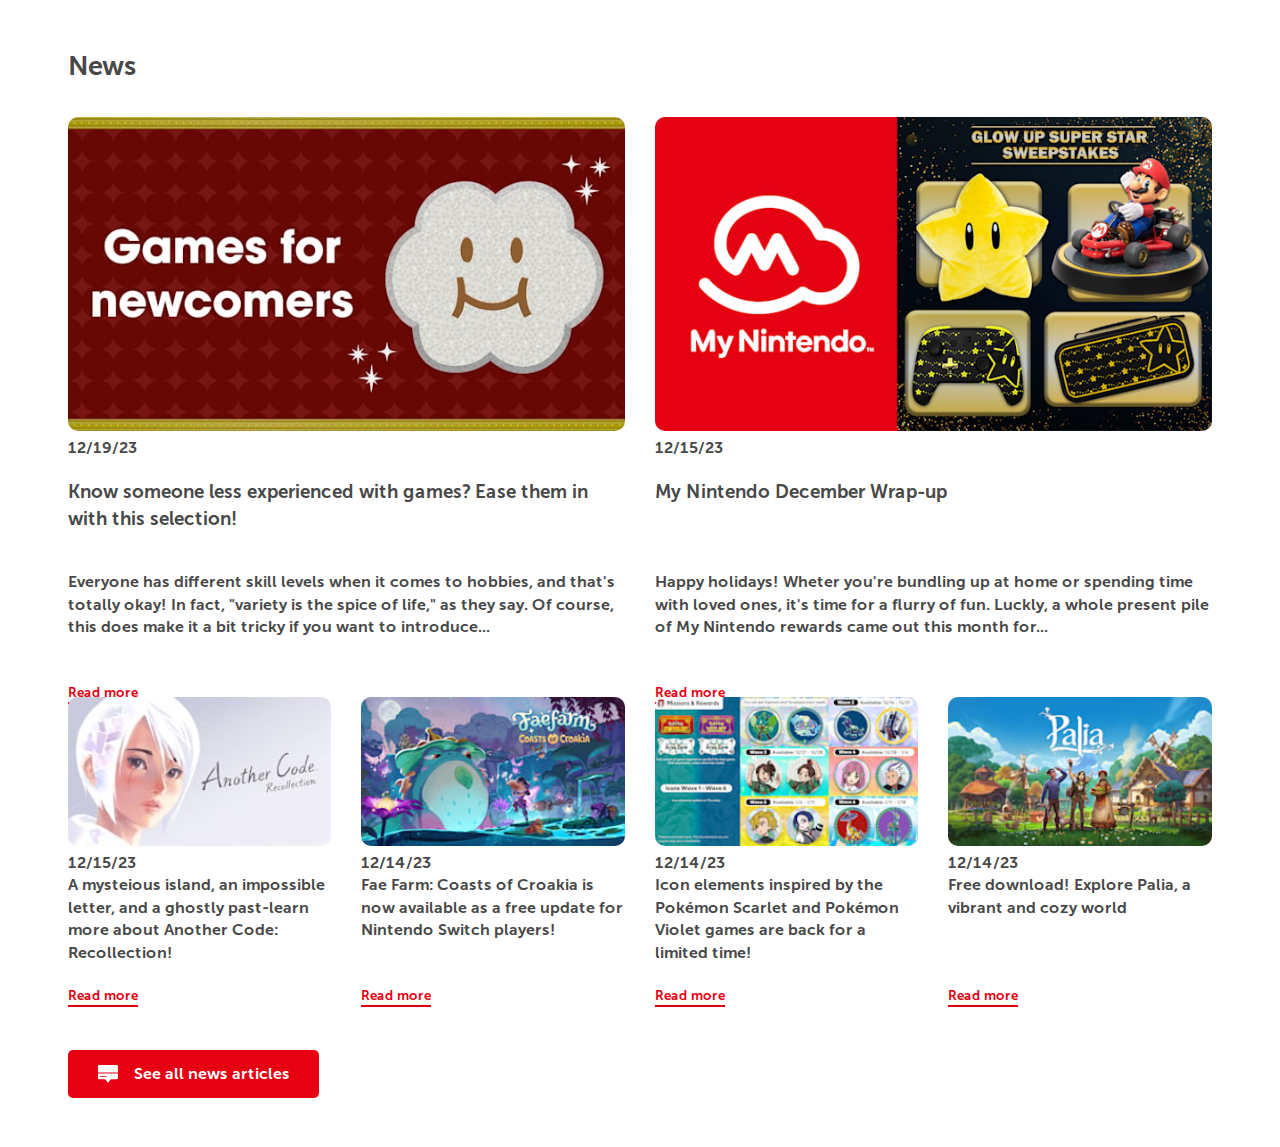
<file: Mintendo/news.html>
<!DOCTYPE html>
<html lang="en">
  <head>
    <meta charset="UTF-8" />
    <meta name="viewport" content="width=device-width, initial-scale=1.0" />
    <link rel="stylesheet" href="news.css">
  </head>
  <body>
    
    <section class="section_general_news">
      <article id="grid-container">
        <section id="titulo"> <h2>News</h2> </section>
          <section id="card1">
            <div class="contenedor">
              <img src="assets\2250x1266_Newcomers_EN.jpeg" alt="" />
              <p>12/19/23</p>
              <div class="news_tittle">
                <h3 class="red">Know someone less experienced with games? Ease them in with this selection!</h3>
              </div>
              <div class="news_tittle">
                <p>
                  Everyone has different skill levels when it comes to hobbies, and that's totally okay! In fact, "variety is the spice of life," as they say. Of course, this does make it a bit tricky if you want to introduce...
                </p>
              </div>
              <div class="news_tittle">
                <button class="read_more">Read more</button>
              </div>
            </div>
          </section>
          <section id="card2">
            <div class="contenedor">
              <img src="assets\CTA_banner_v1.jpeg" alt="" />
              <p>12/15/23</p>
              <div class="news_tittle">
                <h3 class="red">My Nintendo December Wrap-up</h3>
              </div>
              <div class="news_tittle">
                <p>
                  Happy holidays! Wheter you're bundling up at home or spending time with loved ones, it's time for a flurry of fun. Luckly, a whole present pile of My Nintendo rewards came out this month for...
                </p>
              </div>
              <div class="news_tittle">
                <button class="read_more">Read more</button>
              </div>
            </div>
          </section>
        <section id="card3">
          <div class="contenedor">
            <img src="assets\2250x1266_AC.jpeg" alt="">
            <p>12/15/23</p>
            <div class="news_tittle">
              <h4 class="red">A mysteious island, an impossible letter, and a ghostly past-learn more about Another Code: Recollection!</h4>
            </div>
            <div class="news_tittle">
              <button class="read_more">Read more</button>
            </div>
          </div>
        </section>
        <section id="card4">
          <div class="contenedor">
            <img src="assets\FaeFarm_CoastsOfCroakia_KeyArt_Logo_1920x1080.jpeg" alt="">
            <p>12/14/23</p>
            <div class="news_tittle">
              <h4 class="red">Fae Farm: Coasts of Croakia is now available as a free update for Nintendo Switch players!</h4>
            </div>
            <div class="news_tittle">
              <button class="read_more">Read more</button>
            </div>
          </div>
        </section>
        <section id="card5">
          <div class="contenedor">
            <img src="assets\LHA-1321-MissionsRewards-Icons-PSPV-Social-EN_v04.jpeg" alt="">
            <p>12/14/23</p>
            <div class="news_tittle">
              <h4 class="red">Icon elements inspired by the Pokémon Scarlet and Pokémon Violet games are back for a limited time!</h4>
            </div>
            <div class="news_tittle">
              <button class="read_more">Read more</button>
            </div>
          </div>
        </section>
        <section id="card6">
          <div class="contenedor">
            <img src="assets\Palia_NSW_Key_Art_Article_Image_1920x1080_jpg.jpeg" alt="">
            <p>12/14/23</p>
            <div class="news_tittle">
              <h4 class="red">Free download! Explore Palia, a vibrant and cozy world</h4>
            </div>
            <div class="news_tittle">
              <button class="read_more">Read more</button>
            </div>
          </div>
        </section>
        <div class="recuadro_see_all">
          <button class="boton_see_all">
            <svg  xmlns="http://www.w3.org/2000/svg" viewBox="0 0 32 32" width="20" role="presentation" alt="" data-testid="NewsIcon" color="currentColor" size="20"><path fill="currentColor" d="M31.92 3.62a1.945 1.945 0 0 0-1.953-1.932H1.874A1.945 1.945 0 0 0-.08 3.62v10.068h32zm-32 11.692v7.201a2.027 2.027 0 0 0 1.954 1.998h8.711a2.777 2.777 0 0 1 2.178 1.073q2.97 4.736 3.315 4.728.344-.009 3.315-4.837a2.677 2.677 0 0 1 2.177-.964h8.398a2.027 2.027 0 0 0 1.953-1.998v-7.201zm14 5.15c0 .056-.07.1-.155.1H3.077c-.086 0-.156-.044-.156-.1v-1.051c0-.055.07-.1.156-.1h10.688c.086 0 .156.045.156.1z"></path></svg>
            <span class="boton_see_all_text">See all news articles</span>
          </button>
        </div>
      </article>
</section>
  </body>
</html>
</file>
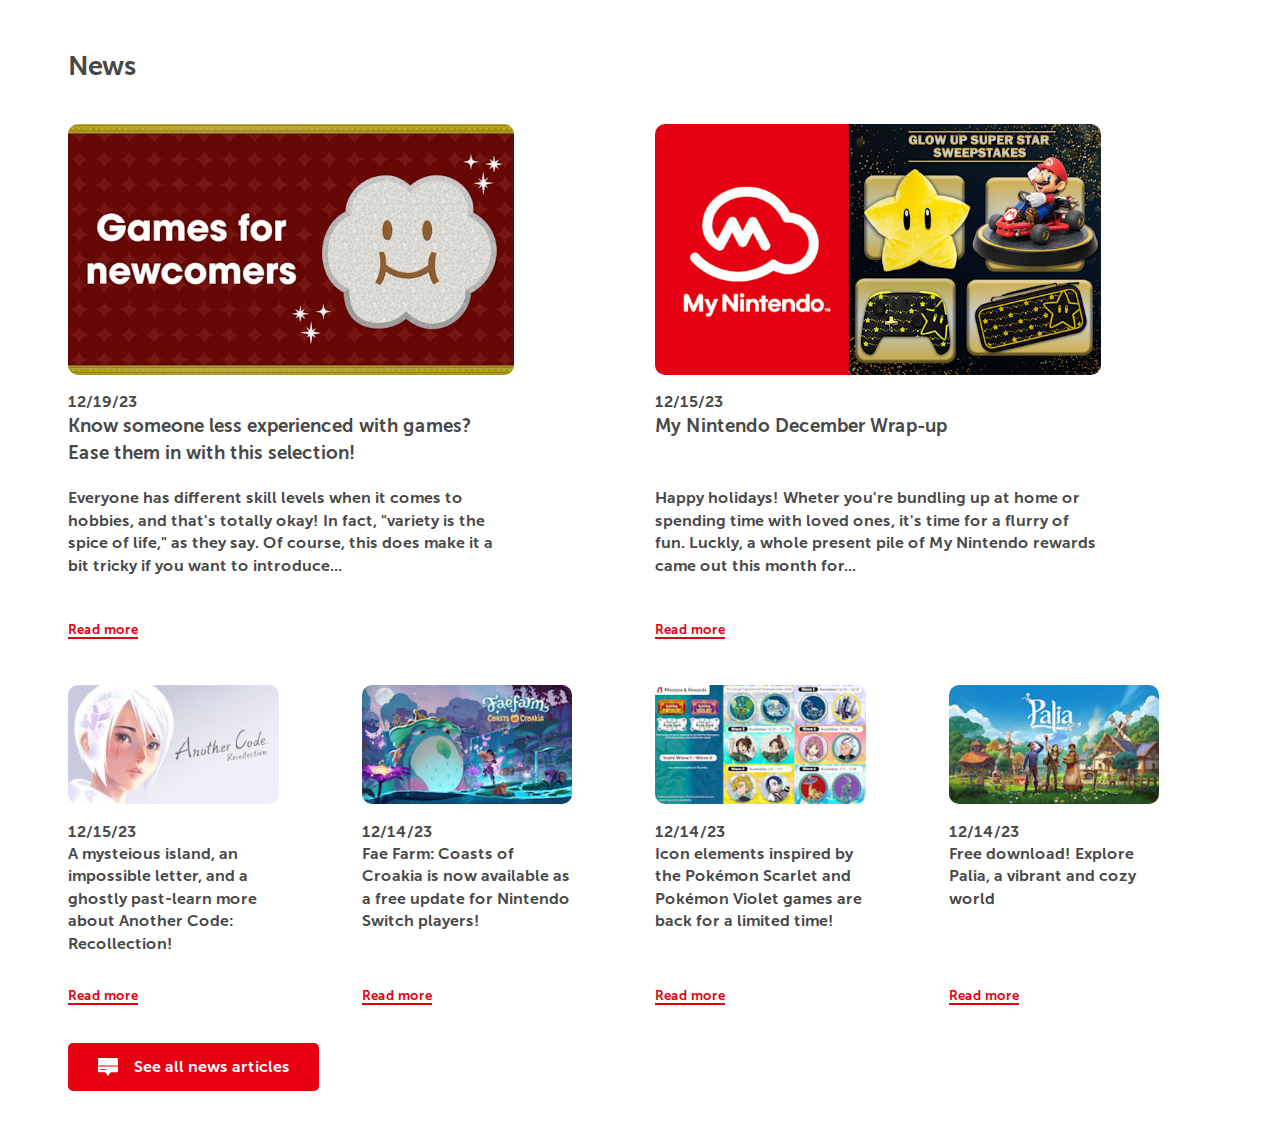
<file: Mintendo/Mintendo/news.html>
<!DOCTYPE html>
<html lang="en">
  <head>
    <meta charset="UTF-8" />
    <meta name="viewport" content="width=device-width, initial-scale=1.0" />
    <link rel="stylesheet" href="news.css">
  </head>

  <body>
    <section class="section_general_news">
      <article id="grid-container_news">

        <section id="titulo_news"> <h2>News</h2> </section>

            <section class="section_cards_news cardGrandeNews" id="card1_news" >
              <div class="contenedor_news">
                  <img class="img_news" src="assets\2250x1266_Newcomers_EN.jpeg" alt="" />
                      <p id="fecha_news">12/19/23</p>
                    <div class="news_tittle">
                      <h3 id="h3_news" class="red_news">Know someone less experienced with games? Ease them in with this selection!</h3>
                    </div>
                    <div class="news_tittle">
                      <p id="parrafo_news">
                      Everyone has different skill levels when it comes to hobbies, and that's totally okay! In fact, "variety is the spice of life," as they say. Of course, this does make it a bit tricky if you want to introduce...
                      </p>
                    </div>
                    <div class="read_more_contenedor_news">
                      <button class="read_more_news">Read more</button>
                    </div>
              </div>
            </section>

            <section class="section_cards_news cardGrandeNews" id="card2_news" >
              <div class="contenedor_news">
                <img class="img_news" src="assets\CTA_banner_v1.jpeg" alt="" />
                  <p id="fecha_news">12/15/23</p>
                  <div class="news_tittle">
                    <h3 id="h3_news" class="red_news">My Nintendo December Wrap-up</h3>
                  </div>
                  <div class="news_tittle">
                    <p id="parrafo_news">
                    Happy holidays! Wheter you're bundling up at home or spending time with loved ones, it's time for a flurry of fun. Luckly, a whole present pile of My Nintendo rewards came out this month for...
                    </p>
                  </div>
                  <div class="read_more_contenedor_news">
                    <button class="read_more_news">Read more</button>
                  </div>
              </div>
            </section>

            <section class="section_cards_news cardPequeñoNews" id="card3_news" >
              <div class="contenedor_news">
                <img class="img_news" src="assets\2250x1266_AC.jpeg" alt="">
                    <p id="fecha_news">12/15/23</p>
                    <div class="news_tittle">
                      <h4 id="h4_news" class="red_news ellipsis_contenedor_news">A mysteious island, an impossible letter, and a ghostly past-learn more about Another Code: Recollection!</h4>
                    </div>
                    <div class="read_more_contenedor_news">
                      <button class="read_more_news">Read more</button>
                    </div> 
              </div>
            </section>

            <section class="section_cards_news cardPequeñoNews" id="card4_news">
              <div class="contenedor_news">
                <img class="img_news" src="assets\FaeFarm_CoastsOfCroakia_KeyArt_Logo_1920x1080.jpeg" alt="">
                  <p id="fecha_news">12/14/23</p>
                  <div class="news_tittle">
                    <h4 id="h4_news" class="red_news ellipsis_contenedor_news">Fae Farm: Coasts of Croakia is now available as a free update for Nintendo Switch players!</h4>
                  </div>
                  <div class="read_more_contenedor_news">
                    <button class="read_more_news">Read more</button>
                  </div>
              </div>
            </section>

            <section class="section_cards_news cardPequeñoNews" id="card5_news">
              <div class="contenedor_news">
                <img class="img_news" src="assets\LHA-1321-MissionsRewards-Icons-PSPV-Social-EN_v04.jpeg" alt="">
                  <p id="fecha_news">12/14/23</p>
                  <div class="news_tittle">
                    <h4 id="h4_news" class="red_news ellipsis_contenedor_news">Icon elements inspired by the Pokémon Scarlet and Pokémon Violet games are back for a limited time!</h4>
                  </div> 
                  <div class="read_more_contenedor_news">
                    <button class="read_more_news">Read more</button>
                  </div>                
              </div>
            </section>

            <section class="section_cards_news cardPequeñoNews" id="card6_news">
              <div class="contenedor_news">
                <img class="img_news" src="assets\Palia_NSW_Key_Art_Article_Image_1920x1080_jpg.jpeg" alt="">
                  <p id="fecha_news">12/14/23</p>
                  <div class="news_tittle">
                    <h4 id="h4_news" class="red_news ellipsis_contenedor_news">Free download! Explore Palia, a vibrant and cozy world</h4>
                  </div>
                  <div class="read_more_contenedor_news">
                    <button class="read_more_news">Read more</button>
                  </div>
              </div>
            </section>

            <div class="recuadro_see_all_news">
              <button class="boton_see_all_news">
                <svg  xmlns="http://www.w3.org/2000/svg" viewBox="0 0 32 32" width="20" role="presentation" alt="" data-testid="NewsIcon" color="currentColor" size="20">
                  <path fill="currentColor" d="M31.92 3.62a1.945 1.945 0 0 0-1.953-1.932H1.874A1.945 1.945 0 0 0-.08 3.62v10.068h32zm-32 11.692v7.201a2.027 2.027 0 0 0 1.954 1.998h8.711a2.777 2.777 0 0 1 2.178 1.073q2.97 4.736 3.315 4.728.344-.009 3.315-4.837a2.677 2.677 0 0 1 2.177-.964h8.398a2.027 2.027 0 0 0 1.953-1.998v-7.201zm14 5.15c0 .056-.07.1-.155.1H3.077c-.086 0-.156-.044-.156-.1v-1.051c0-.055.07-.1.156-.1h10.688c.086 0 .156.045.156.1z"></path>
                </svg>
                <span class="boton_see_all_text_news">See all news articles</span>
              </button>
            </div>

      </article>
    </section>
  </body>
</html>
</file>
<file: Mintendo/news.css>
* 
{
    padding: 0px;
    margin: 0px;
    font-family: "Nintendo";
    line-height: 1.4;
    box-sizing: border-box;
}

@font-face {
    font-family: "Nintendo";
    src: url(MuseoSans_700.ttf);
}


.section_general_news
{
    display: flex;
    flex-direction: column;
    justify-content: center;
    align-items: center; 
    width: 100%;
    height: 100%;
    padding: 48px 0px;  
    position: relative;
}

p{
    color: rgb(72, 72, 72);
    width: 100%;
    height: 100%;
}

h3
{
    color: rgb(72, 72, 72);
    font-weight: bold;
    width: 100%;
    height: 100%;
    padding-top: 20px;
}

h4 
{
    color: rgb(72, 72, 72);
    width: 100%;
    height: 100%;
}

img 
{
    border-radius: 10px;
    transition: all 0.6s ease;
    width: 100%;
    height: 100%;
}

.contenedor:hover img
{
        transition: all 0.6s ease;
        filter: brightness(70%);
        .red:hover{
            color:  rgb(230, 0, 18);
        }    
}  
    
.contenedor:hover .red
{
        color:  rgb(230, 0, 18);
}
    
.contenedor:hover .read_more
{
        color: darkred;
        border-bottom-color: darkred ;
}

.contenedor
{
    width: 100%;
}

#grid-container 
{
    display: grid;
    grid-template-columns: repeat(4,1fr);
    grid-template-areas:
    "titulo titulo titulo titulo"
    "card1 card1 card2 card2"
    "card1 card1 card2 card2"
    "card3 card4 card5 card6"
    "boton none none none" ;
    width: 1143.99px;
    height: 1051.37px;
    gap: 30px;
    margin: 0 auto;
}

#titulo 
{
    grid-area: titulo;
    font-weight: bold;
    font-size: large;
    color: rgb(72, 72, 72);
    width: 70.8px;
    height: 37.78px;
}

#card1 
{
    grid-area: card1;
    width: 100%;
    height: 547.89px;
}

#card2 
{
    grid-area: card2;
    width: 100%;
    height: 547.89px;
}

#card3 
{
    grid-area: card3;
    width: 100%;
    height: 321.74px;
}

#card4 
{
    grid-area: card4;
    width: 100%;
    height: 321.74px;
}

#card5
{
    grid-area: card5;
    width: 100%;
    height: 321.74px;
}

#card6
{
    grid-area: card6;
    width: 100%;
    height: 321.74px;
}

.recuadro_see_all {
    display: block;
    left: 0;
    top: 0;
    justify-content: center;
    align-items: center;
}

.boton_see_all
{
    background-color: rgb(230, 0, 18);
    border: none;
    color: #FFFFFF;
    font-weight: bold; 
    border-radius: 5px;
    grid-area: boton;
    width: 251.18px;
    height: 48.39px;
    text-align: center; 
    font-size: 16px;
    display: flex;
    align-items: center;
    justify-content: center;
}

.news_tittle 
{
    display: flex;
    flex-direction: column;
    justify-content: right;
    align-items: flex-start;
    height: 7rem;
}

@keyframes animacion_boton 
{
    0%   {transform:scale(1.0)}
    25%  {transform:scale(1.09)}
    50%  {transform:scale(1.05)}
    100% {transform:scale(1.09)}  
}

.boton_see_all:hover 
{
    animation: animacion_boton 0.4s linear;
    animation-fill-mode: forwards;
    filter: brightness(70%);
}

svg {
    margin: 0px 16px 0px 0px; 
    width: 20px;
    height: 20px;
}

.boton_see_all_text {
    display: inline-flex;
}

.read_more 
{
    color: rgb(230, 0, 18);
    border: none;
    border-bottom: 2px rgb(230, 0, 18)solid;
    background-color: white;
    font-weight: bold;
}


@media (min-width: 1029px) and (max-width: 1132px) {
    
    #grid-container 
    {
        height: 1051.37px;
        gap: 30px;
        max-width: calc(100% - 30px); 
    }
} 

@media only screen and (min-width:768px) and (max-width:1029px)
{

    .section_general_news {
        max-width: 1029px;
    }


    #grid-container 
    {
        height: 1051.37px;
        gap: 30px;
        max-width: calc(100% - 30px); 
    }

    .boton_see_all
    {
        background-color: rgb(230, 0, 18);
        border: none;
        color: #FFFFFF;
        font-weight: bold; 
        border-radius: 5px;
        grid-area: boton;
        width: 100%;
        height: 48.39px;
        display: block;
        position: absolute;
    }

    #card1,#card2
    {
        max-width: 474.45px;
        min-width: 352px;
        max-height: 498.14px;
    }

    #card3,#card4,#card5,#card6 
    {
        max-width: 221.63px;
        min-width: 160px;
        height: 296.86px;
    }

    img, h3, h4, p 
    {
        width: 100%;
        height: 100%;
    }

}

@media (max-width: 820px) {
    .read_more {
        margin-top: 20px;
    }
}

@media only screen and (min-width:320px) and (max-width:768px)
{
    
    .section_general_news {
        max-width: 768px;
    }

    #grid-container 
    {
        display: grid;
        grid-template-columns: repeat(2,1fr);
        grid-template-areas:
        "titulo titulo"
        "card1 card1"
        "card2 card2"
        "card3 card4"
        "card5 card6"
        "boton boton" ;
        max-width: calc(100% - 30px); 
        height: 100%;
    }
    
    .boton_see_all
    {
        background-color: rgb(230, 0, 18);
        border: none;
        color: #FFFFFF;
        font-weight: bold; 
        border-radius: 5px;
        grid-area: boton;
        width: 100%;
        height: 48.39px;
        display: block;
        position: absolute;  
    }

    img,p,h3,h4
    {
        width: 100%;
        height: 100%;
    }

    #card1,#card2
    {
        width: 718.4px;
        height: 639.3px;
    }

    #card3,#card4,#card5,#card6 
    {
        width: 347.2px;
        height: 369.7px;
    }
}
</file>
<file: Mintendo/Mintendo/news.css>
* 
{
    padding: 0px;
    margin: 0px;
    font-family: "Nintendo";
    line-height: 1.4;
    box-sizing: border-box;
}

@font-face 
{
    font-family: "Nintendo";
    src: url(MuseoSans_700.ttf);
}


.section_general_news
{
    display: flex;
    justify-content: center;
    align-items: center; 
    margin: 0 auto;
    width: 96%;
    max-width: 71.5rem;
    margin-left: auto;
    margin-right: auto;
    height: 100%;
    padding: 48px 0px; 
    box-sizing: border-box;
}

.section_cards_news
{
    height: 100%;
    width: 100%;
}

.read_more_news 
{
    height: 100%;
}

#fecha_news
{
    color: rgb(72, 72, 72);
    width: 100%;
    height: 100%;
    padding-top: 10px;
}

#parrafo_news 
{
    color: rgb(72, 72, 72);
    width: 100%;
    height: 10vw;
    padding-top: 10px;
}

#h3_news
{
    color: rgb(72, 72, 72);
    font-weight: bold;
    width: 100%;
    height: 5vw;
}

#h4_news 
{
    color: rgb(72, 72, 72);
    width: 100%;
    height: 10vw;
}

.img_news 
{
    border-radius: 10px;
    transition: all 0.6s ease;
    width: 100%;
    height: 100%;
}

.contenedor_news:hover .img_news
{
        transition: all 0.6s ease;
        filter: brightness(70%);
      
}

.contenedor_news:hover .news_tittle #h3_news.red_news
{
    color:  rgb(230, 0, 18);
}

.contenedor_news:hover .news_tittle #h4_news.red_news
{
    color:  rgb(230, 0, 18);
}


.contenedor_news:hover .read_more_news
{
        color: darkred;
        border-bottom-color: darkred ;
}

.contenedor_news
{
    width: 100%;
    height: auto;
}

#grid-container_news 
{
    display: grid;
    grid-template-columns: repeat(4,1fr);
    grid-template-areas:
    "titulo titulo titulo titulo"
    "card1 card1 card2 card2"
    "card1 card1 card2 card2"
    "card3 card4 card5 card6"
    "boton none none none" ;
    width: 100%;
    height: 1051.37px;
    gap: 30px;
    margin: 0 auto;
}

#titulo_news 
{
    grid-area: titulo;
    font-weight: bold;
    font-size: large;
    color: rgb(72, 72, 72);
    width: 70.8px;
    height: 37.78px;
}

.cardGrandeNews
{
    width: 80%;
    height: auto;
}
.cardPequeñoNews
{
    width: 80%;
    height: auto;
}

#card1_news 
{
    grid-area: card1;
}

#card2_news
{
    grid-area: card2;
}

#card3_news
{
    grid-area: card3;
}

#card4_news
{
    grid-area: card4;
}

#card5_news
{
    grid-area: card5;
}

#card6_news
{
    grid-area: card6;
}

.recuadro_see_all_news
 {
    display: block;
    left: 0;
    top: 0;
    justify-content: center;
    align-items: center;
}

.boton_see_all_news
{
    background-color: rgb(230, 0, 18);
    border: none;
    color: #FFFFFF;
    font-weight: bold; 
    border-radius: 5px;
    grid-area: boton;
    width: 251.18px;
    height: 48.39px;
    text-align: center; 
    font-size: 16px;
    display: flex;
    align-items: center;
    justify-content: center;
    
}

.red_news 
{
    width: 100%;
    height: 100%;
}

.news_tittle 
{
    display: flex;
    flex-direction: column;
    justify-content: right;
    align-items: flex-start;
    height: 100%;
}

@keyframes animacion_boton 
{
    0%   {transform:scale(1.0)}
    25%  {transform:scale(1.09)}
    50%  {transform:scale(1.05)}
    100% {transform:scale(1.09)}  
}

.boton_see_all_news:hover 
{
    animation: animacion_boton 0.4s linear;
    animation-fill-mode: forwards;
    filter: brightness(70%);
}

svg 
{
    margin: 0px 16px 0px 0px; 
    width: 20px;
    height: 20px;
}

.boton_see_all_text_news 
{
    display: inline-flex;
}

.read_more_news 
{
    color: rgb(230, 0, 18);
    border: none;
    border-bottom: 2px rgb(230, 0, 18)solid;
    background-color: white;
    font-weight: bold;
    padding-top: 15px;
    height: 34px;
}

.read_more_contenedor_news
{
    display: flex;
    flex-direction: column;
    justify-content: right;
    align-items: flex-start;
    height: 100%;
}

@media (min-width: 1029px) and (max-width: 1135px)
{

    .section_general_news
    {
        max-width: 1135px;
    }
    
    #grid-container_news 
    {
        height: 1051.37px;
        gap: 30px;
    }

    #h3_news
    {
        height: 53px;
    }

    #h4_news
    {
        height: 110px;
    }

    #parrafo_news
    {
        height: 100%;
    }


} 


@media only screen and (min-width:768px) and (max-width:1029px)
{
    .section_general_news 
    {
        max-width: 1029px;
    }

    .boton_see_all_news
    {
        background-color: rgb(230, 0, 18);
        border: none;
        color: #FFFFFF;
        font-weight: bold; 
        border-radius: 5px;
        grid-area: boton;
        width: 95%;
        height: 48.39px;
        display: block;
        position: absolute;
    }

    .cardGrandeNews
    {
        width: 90%;
        height: auto;
    }

    .cardPequeñoNews
    {
        width: 90%;
    height: auto;
    }

    .ellipsis_contenedor_news
    {
        position: relative;
        overflow: hidden;
        max-height: 3em;
    }

    .ellipsis_contenedor_news::after {
        content: '\02026'; 
        position: absolute;
        bottom: 0;
        right: 0;
        background: linear-gradient(to right, transparent, white 50%);
        padding-left: 30px;
    }


    #h3_news
    {
        height: 70px;
        width: 100%;
    }

    #h4_news
    {
        overflow: hidden;
        text-overflow: ellipsis;
        height: 50px;
        width: 100%;
    }

    #parrafo_news
    {
        height: 140px;
    }

}

@media only screen and (min-width: 320px) and (max-width: 768px) 
{
    .section_general_news 
    {
        max-width: 768px;
    }

    #grid-container_news 
    {
        display: grid;
        grid-template-columns: repeat(2, 1fr);
        grid-template-areas:
            "titulo titulo"
            "card1 card1"
            "card2 card2"
            "card3 card4"
            "card5 card6"
            "boton boton";
        max-width: calc(100% - 30px);
        height: 100%;
    }

    .boton_see_all_news 
    {
        background-color: rgb(230, 0, 18);
        border: none;
        color: #FFFFFF;
        font-weight: bold;
        border-radius: 5px;
        grid-area: boton;
        width: 85%;
        height: 48.39px;
        display: block;
        position: absolute;
    }

    .ellipsis_contenedor_news
    {
        position: relative;
        overflow: hidden;
        max-height: 3em;
    }

    #h3_news 
    {
        height: 80px;
    }

    #h4_news 
    {
        overflow: hidden;
        text-overflow: ellipsis;
        height: auto;
    }

    .ellipsis_contenedor_news::after {
        content: '\02026'; 
        position: absolute;
        bottom: 0;
        right: 0;
        background: linear-gradient(to right, transparent, white 50%);
        padding-left: 1px; 
    }

    #parrafo_news {
        height: 100%;
    }

    .read_more_news {
        height: 35px;
        display: inline-block;
    }
}

@media only screen and (min-width: 50px) and (max-width: 320px) 
{
    .section_general_news 
    {
        max-width: 320px;
    }

    #grid-container_news 
    {
        display: grid;
        grid-template-columns: repeat(2, 1fr);
        grid-template-areas:
            "titulo titulo"
            "card1 card1"
            "card2 card2"
            "card3 card4"
            "card5 card6"
            "boton boton";
        max-width: calc(100% - 30px);
        height: 100%;
    }

    .boton_see_all_news 
    {
        background-color: rgb(230, 0, 18);
        border: none;
        color: #FFFFFF;
        font-weight: bold;
        border-radius: 5px;
        grid-area: boton;
        width: 80%;
        height: 48.39px;
        display: block;
        position: absolute;
    }

    .ellipsis_contenedor_news 
    {
        position: relative;
        overflow: hidden;
        max-height: 3em; 
    }

    #h3_news
     {
        overflow: hidden;
        text-overflow: ellipsis;
        height: auto;
    }

    .ellipsis_contenedor_news::after 
    {
        content: '\02026'; 
        position: absolute;
        bottom: 0;
        right: 0;
        background: linear-gradient(to right, transparent, white 50%);
        padding-left: 1px; 
    }

    #h4_news 
    {
        overflow: hidden;
        text-overflow: ellipsis;
        height: auto;
    }

    #parrafo_news 
    {
        height: 100%;
    }

    .read_more_news 
    {
        display: block;
        height: 35px;
        display: inline-block;
    }
}
</file>
